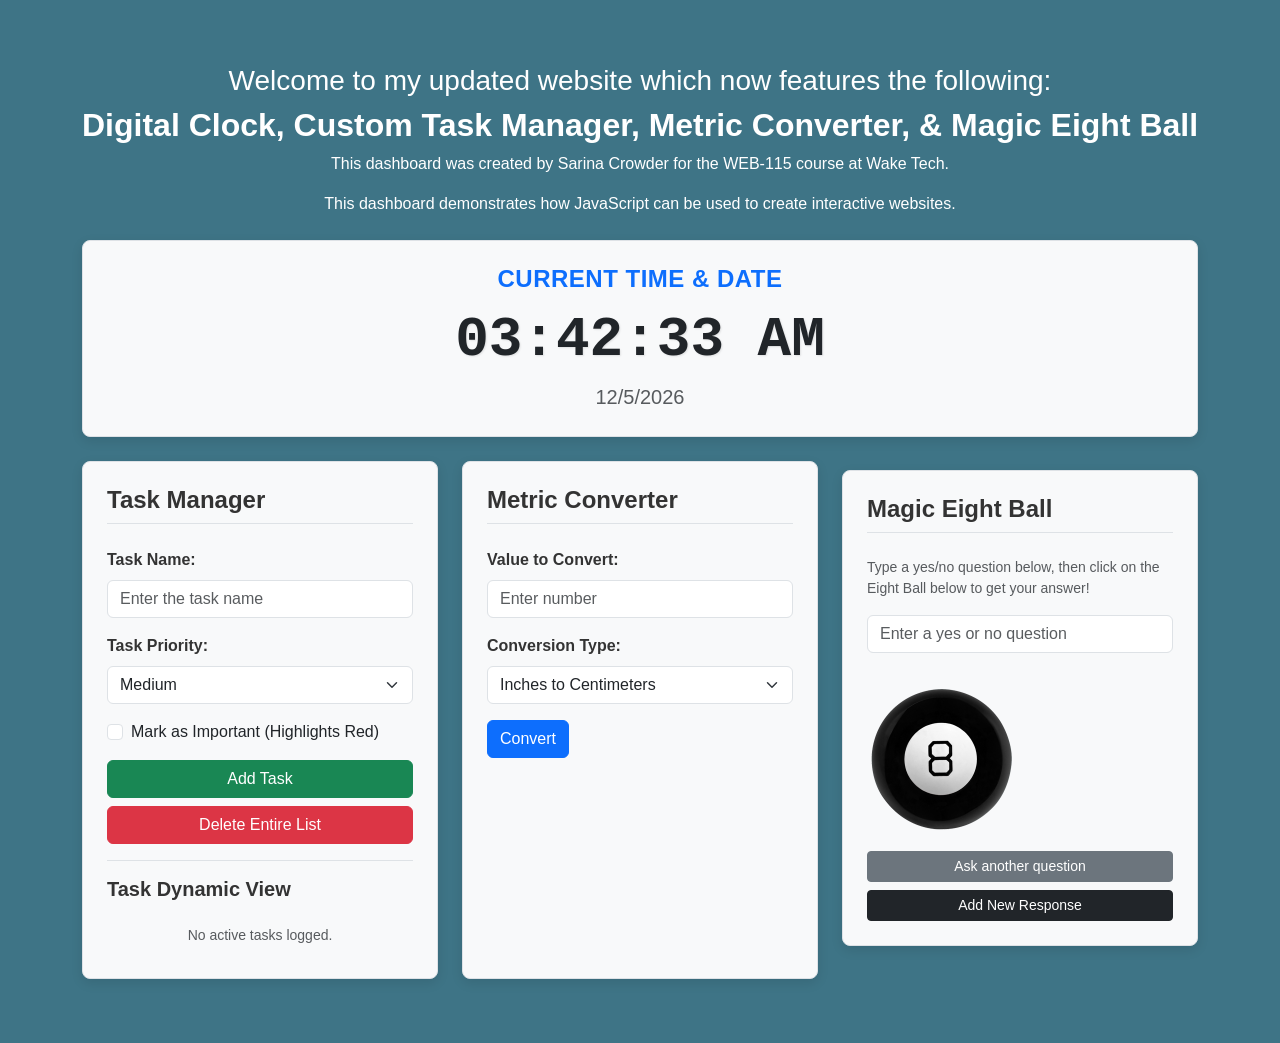
<file: index.html>
<!DOCTYPE html>
<html lang="en">
<head>
    <meta charset="UTF-8">
    <meta name="viewport" content="width=device-width, initial-scale=1.0">
    <title>Sarina's All-in-One Productivity & Prediction Hub!</title>
    
    <!-- Bootstrap CSS -->
    <link href="https://cdn.jsdelivr.net/npm/bootstrap@5.3.8/dist/css/bootstrap.min.css" rel="stylesheet" integrity="sha384-sRIl4kxILFvY47J16cr9ZwB07vP4J8+LH7qKQnuqkuIAvNWLzeN8tE5YBujZqJLB" crossorigin="anonymous">
     
    <!-- Bootstrap JavaScript Bundle -->
    <script defer src="https://cdn.jsdelivr.net/npm/bootstrap@5.3.8/dist/js/bootstrap.bundle.min.js" integrity="sha384-FKyoEForCGlyvwx9Hj09JcYn3nv7wiPVlz7YYwJrWVcXK/BmnVDxM+D2scQbITxI" crossorigin="anonymous"></script> 
    
    <!-- Custom Stylesheets -->
    <link rel="stylesheet" href="css/style.css">
    <link rel="stylesheet" href="css/magic-eight-ball.css">
    <link rel="stylesheet" href="css/digital-clock.css"> 
</head>
<body>
    <!-- Added text-white to the header class for better contrast (10/26/2026) -->
    <header class="container my-4 text-center text-white">
        <h1 class="fs-3 mb-2">Welcome to my updated website which now features the following:</h1>
        <h2 id="dashboard-title" class="fw-bold mt-2 text-white text-nowrap w-100">Digital Clock, Custom Task Manager, Metric Converter, & Magic Eight Ball</h2>
        
        <p>This dashboard was created by Sarina Crowder for the WEB-115 course at Wake Tech.</p>
    
        <script>
            document.write("This dashboard demonstrates how JavaScript can be used to create interactive websites.");
        </script>
    
        <noscript>
            <div class="alert alert-warning mt-3" role="alert">
                This message is for web browsers with JavaScript rendering disabled.
            </div>
        </noscript>
    </header>
    
    <main class="container my-4">
        <!-- New digital clock container added -->
        <div class="row mb-4">
            <div id="digital-clock" class="col">
                <div class="card p-3 text-center shadow-sm">
                    <h3>Current Time & Date</h3>
                    <div id="clock-face" class="display-4 my-2 fw-bold text-dark"></div>
                    <p id="calendar-date" class="fs-5 text-muted mb-0"></p>
                </div>
            </div>
        </div>

        <div class="row g-4">
        
            <!-- Column 1: Task Manager (Updated on 10/26/2026) -->
            <section class ="col-md-4" id ="weekly-tasks">
                <div class="card p-3 h-100 shadow-sm">
                    <h2 class="h4 border-bottom pb-2">Task Manager</h2>

                    <!-- New form displaying the added tasks input by the user -->
                    <form id="task-form" class="mt-3">
                        <div class="mb-3">
                            <label for="task-name" class="form-label">Task Name: </label>
                            <input type="text" id="task-name" class="form-control" placeholder="Enter the task name" required>
                        </div>

                        <!-- Dropdown menu created to select the priority (High, Medium, Low) of task -->
                        <div class="mb-3">
                            <label for="task-priority" class="form-label">Task Priority: </label>
                            <select id="task-priority" class="form-select">
                                <option value="High">High</option>
                                <option value="Medium" selected>Medium</option>
                                <option value="Low">Low</option>
                            </select>
                        </div>

                        <!-- Checkbox added for marking a task as important -->
                        <div class="form-check mb-3">
                            <input class="form-check-input" type="checkbox" id="task-important">
                            <label class="form-check-label fw-normal" for="task-important">
                                Mark as Important (Highlights Red)
                            </label>
                        </div>

                        <!-- Submit button added to add task to the list -->
                        <button id="add-task" type="submit" class="btn btn-success w-100 mb-2">Add Task</button>

                        <!-- Delete list button added to remove entire list -->
                        <button id="delete-list" type="button" class="btn btn-danger w-100">Delete Entire List</button>
                    </form>

                    <h3 class="h5 border-top pt-3 mt-3">Task Dynamic View</h3>
                    <div id="task-list" class="mt-2"></div>
                </div>
            </section>

            <!-- Column 2: Metric Converter -->
            <section class="col-md-4" id="metric-converter">
                <div class="card p-3 h-100 shadow-sm">
                    <h2 class="h4 border-bottom pb-2">Metric Converter</h2>
                    <form id="converter-form" class="mt-3">
                        <div class="mb-3">
                            <label for="numericValue" class="form-label">Value to Convert: </label>
                            <input type="number" id="numericValue" class="form-control" step="any" placeholder="Enter number">
                        </div>

                        <div class="mb-3">
                            <label for="conversionType" class="form-label">Conversion Type: </label>
                            <select id="conversionType" class="form-select">
                                <option value="inchesToCentimeters">Inches to Centimeters</option>
                                <option value="feetToCentimeters">Feet to Centimeters</option>
                                <option value="yardsToMeters">Yards to Meters</option>
                                <option value="milesToKilometers">Miles to Kilometers</option>
                                <option value="centimetersToInches">Centimeters to Inches</option>
                                <option value="centimetersToFeet">Centimeters to Feet</option>
                                <option value="metersToYards">Meters to Yards</option>
                                <option value="kilometersToMiles">Kilometers to Miles</option>
                            </select>
                        </div>

                        <button id="convert-btn" type="submit" class="btn btn-primary">Convert</button>
                    </form>
                    <p id="converter-message" class="mt-3 font-weight-bold text-primary"></p>
                </div>
            </section>
            
            <!-- Column 3: Magic Eight Ball -->
            <section class="col-md-4" id="magic-eight-ball">
                <div class="card p-3 h-100 shadow-sm">
                    <h2 class="h4 border-bottom pb-2">Magic Eight Ball</h2>
                    
                    <form id="eight-ball-form" onsubmit="event.preventDefault();" class="mt-3">
                        <p class="small text-muted">Type a yes/no question below, then click on the Eight Ball below to get your answer!</p>
                    
                        <div class="mb-3">
                            <input id="question" name="question" class="form-control" placeholder="Enter a yes or no question" aria-label="Enter a yes or no question">
                        </div>
                    
                        <div id="magicEightBall" class="text-center my-3 cursor-pointer">
                            <div id="circle"></div>
                            <img id="ball" src="img/magic-eight-ball.png" alt="Magic Eight Ball" class="img-fluid" style="max-height: 150px;"/>
                        </div>
                    
                        <div class="d-grid gap-2">
                            <button id="reset" name="reset" type="reset" class="btn btn-secondary btn-sm">Ask another question</button>
                    
                            <!-- This button allows the user to add new Magic Eight Ball responses -->
                            <button type="button" id="addNewResponse" class="btn btn-dark btn-sm text-white">Add New Response</button>
                        </div>
                    </form>
                </div>
            </section>
    
        </div>
    </main>

    <script src="js/task-manager.js"></script>
    <script src="js/metric-converter.js"></script>
    <script src="js/magic-eight-ball.js" defer></script>
    <script src="js/digital-clock.js" defer></script>
</body>
</html>
</file>
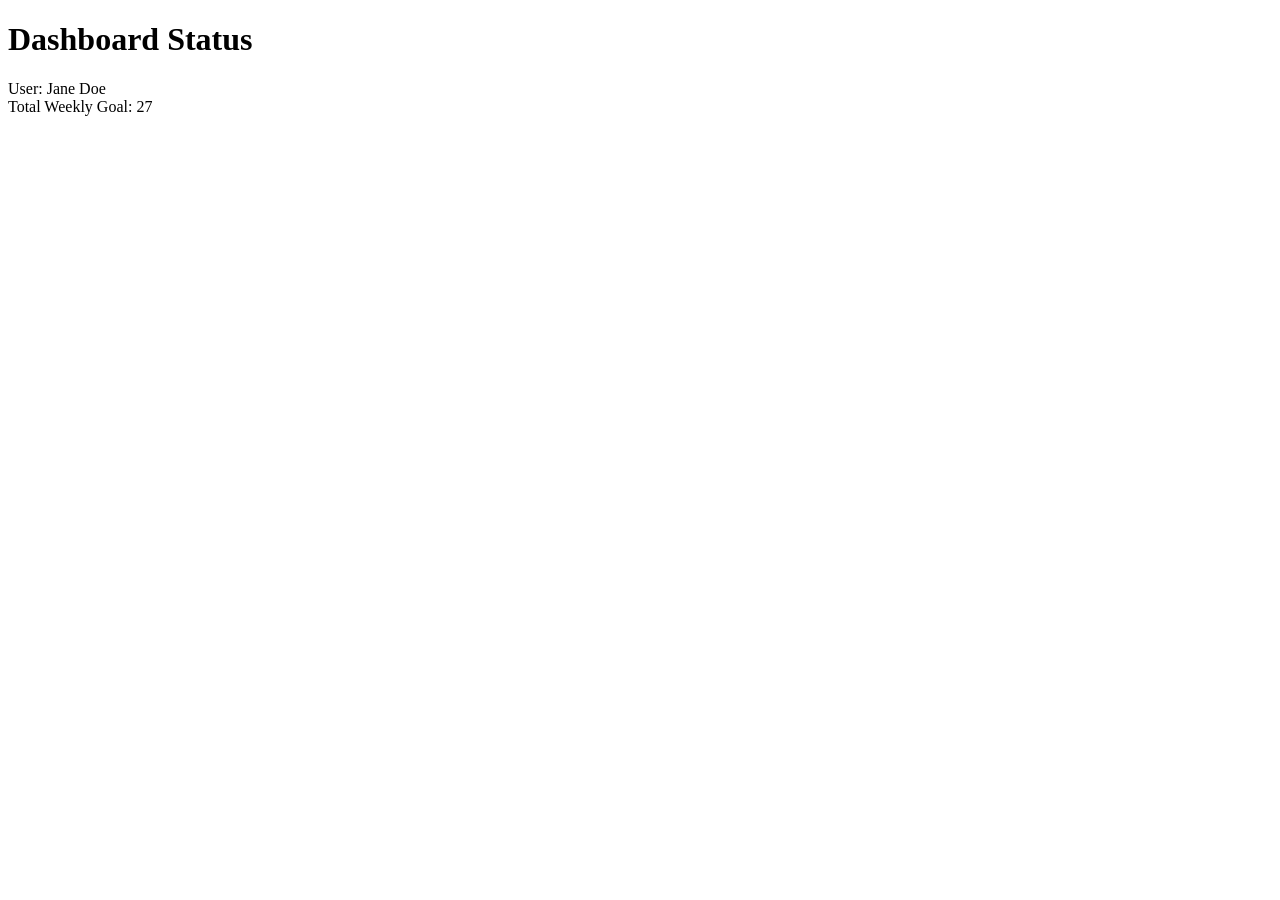
<file: debug.html>
<!DOCTYPE html>
<html lang="en">
<head>
    <meta charset="UTF-8">
    <title>JavaScript Debugging Exercise</title>
</head>
<body>
    <h1>Dashboard Status</h1>
    <div id="display"></div>
 
    <script>
        // Weekly Goal: Calculate the total weekly task goal for a user.
        
        // Declare variables and values
        let userName = "Jane Doe";

        // FIXED: dailygoal so it shows as a number and not a string
        let dailyGoal = Number("5");

        let bonusTasks = Number("2"); 
 
        // Output message to console
        console.log("Checking status for: " + userName); 
 
        // Calculate weekly goal based on number of workdays (5) per week
        let weeklyGoal = dailyGoal * 5; 
 
        // Add bonusTasks to weeklyGoal. 
        // Note: Check for data type issues
        let totalGoal = weeklyGoal + bonusTasks; 
 
        // Output results to web page
        document.write("User: " + userName + "<br>");
        
        // FIXED: the below document.write now displays the value of totalGoal rather than a text string
        document.write("Total Weekly Goal: " + totalGoal);
    </script>
</body>
</html>
</file>
<file: css/style.css>
@charset "UTF-8";

body {
    background-color: #3e7486;
    font-family: Arial, sans-serif;
    padding: 40px 0;
}

/* Header readability */
header h1, 
header p,
header div p {
    color: #ffffff !important;
    text-align: center;
}

/* Custom interactive feature cursor trigger helper */
.cursor-pointer {
    cursor: pointer;
}

/* Shared card styling */
.card {
    background: #f8f9fa !important;
    padding: 24px !important;
    border-radius: 8px !important;
    border: 1px solid #dee2e6 !important;
    box-shadow: 0 4px 12px rgba(0, 0, 0, 0.1) !important;
}

/* Shared label styling */
.card .form-label, 
.card h2,
.card h3 {
    font-weight: 600;
    color: #333333;
}

#weekly-tasks .form-control:focus,
#weekly-tasks .form-select:focus {
    border-color: #198754;
    box-shadow: 0 0 0 0.25rem rgba(25, 135, 84, 0.25);
}

#metric-converter .form-control:focus,
#metric-converter .form-select:focus {
    border-color: #0d6efd;
    box-shadow: 0 0 0 0.25rem rgba(13, 110, 253, 0.25);
}

#magic-eight-ball .form-control:focus {
    border-color: #0dcaf0;
    box-shadow: 0 0 0 0.25rem rgba(13, 202, 240, 0.25);
}

/* Output Data Messaging Containers */
#converter-message {
    margin-top: 15px;
    padding: 12px;
    background: rgba(0, 0, 0, 0.05);
    border-radius: 4px;
    border-left: 4px solid currentColor;
}

#converter-message:empty {
    display: none;
}

/* Smooth micro-interaction entry animation for dynamic new list items */
.animate-fade {
    animation: fadeIn 0.3s ease-out forwards;
}

@keyframes fadeIn {
    from { opacity: 0; transform: translateY(-4px); }
    to { opacity: 1; transform: translateY(0); }
}

/* ==========================================================================
   MODULE: Magic Eight Ball Positional Mechanics
   ========================================================================== */

/* Parent boundaries framework allowing text layer over image */
#magicEightBall {
    position: relative;
    display: inline-block;
}

/* Answer overlay circle placement math */
#circle {
    font-size: 11pt;
    background-color: #ffffff;
    color: #000000;
    font-weight: bold;
    
    /* Perfect centered overlay math positioning */
    position: absolute;
    top: 50%;
    left: 50%;
    transform: translate(-50%, -50%);
    z-index: 5;
    
    height: 100px;
    width: 100px;
    border-radius: 50%;
    
    /* Flex alignment mechanics for inner script text */
    display: none; /* Controlled dynamically by engine script */
    align-items: center;
    justify-content: center;
    text-align: center;
    padding: 10px;
    box-sizing: border-box;
    box-shadow: inset 0 0 10px rgba(0,0,0,0.25);
    line-height: 1.3;
}

/* Click animation initialization trigger targeting ball image graphic */
#ball:active,
.shake-animation-trigger {
    animation: shake 0.8s ease-in-out;
}

/* Animation sequence steps */
@keyframes shake {
    0% { transform: translate(1px, 1px) rotate(0deg);  }
    10% { transform: translate(-1px, -2px) rotate(-1deg); }
    20% { transform: translate(-3px, 0px) rotate(1deg); }
    30% { transform: translate(3px, 2px) rotate(0deg); }
    40% { transform: translate(1px, -1px) rotate(1deg); }
    50% { transform: translate(-1px, 2px) rotate(-1deg); }
    60% { transform: translate(-3px, 1px) rotate(0deg); }
    70% { transform: translate(3px, 1px) rotate(-1deg); }
    80% { transform: translate(-1px, -1px) rotate(1deg); }
    90% { transform: translate(1px, 2px) rotate(0deg); }
    100% { transform: translate(1px, -2px) rotate(0deg); }
}
</file>
<file: css/magic-eight-ball.css>
@charset "UTF-8";

/* Magic Eight Ball column */
#magic-eight-ball {
  max-width: 410px;
  margin: auto;
}

#magicEightBall {
  position: relative;
  display: inline-block;
}

#circle {
  font-size: 11pt;
  background-color: #ffffff;
  color: #000000;
  font-weight: bold;
  position: absolute;
  top: 50%;
  left: 50%;
  transform: translate(-50%, -50%);
  z-index: 2;
  height: 100px;
  width: 100px;
  border-radius: 50%;
  display: none;
  align-items: center;
  justify-content: center;
  text-align: center;
  padding: 10px;
  box-sizing: border-box;
  box-shadow: inset 0 0 10px rgba(0, 0, 0, 0.25);
  line-height: 1.3;
}

#ball:active,
.shake-animation-trigger {
    animation: shake 0.8s ease-in-out;
}

@keyframes shake {
  0% { transform: translate(1px, 1px) rotate(0deg); }
  10% { transform: translate(-1px, -2px) rotate(-1deg); }
  20% { transform: translate(-3px, 0px) rotate(1deg); }
  30% { transform: translate(3px, 2px) rotate(0deg); }
  40% { transform: translate(1px, -1px) rotate(1deg); }
  50% { transform: translate(-1px, 2px) rotate(-1deg); }
  60% { transform: translate(-3px, 1px) rotate(0deg); }
  70% { transform: translate(3px, 1px) rotate(-1deg); }
  80% { transform: translate(-1px, -1px) rotate(1deg); }
  90% { transform: translate(1px, 2px) rotate(0deg); }
  100% { transform: translate(1px, -2px) rotate(0deg); }
}
</file>
<file: css/digital-clock.css>
@charset "UTF-8";

/* Styles components */
#digital-clock h3 {
    color: #0d6efd;
    font-size: 1.5rem;
    letter-spacing: 0.5px;
    text-transform: uppercase;
    margin-bottom: 5px;
}

#clock-face {
    font-family: 'Courier New', monospace, sans-serif;
    color: #212529;
    text-shadow: 1px 1px 2px rgba(0, 0, 0, 0.1);
}

#calendar-date {
    font-weight: 500;
    color: #6c757d;
}
</file>
